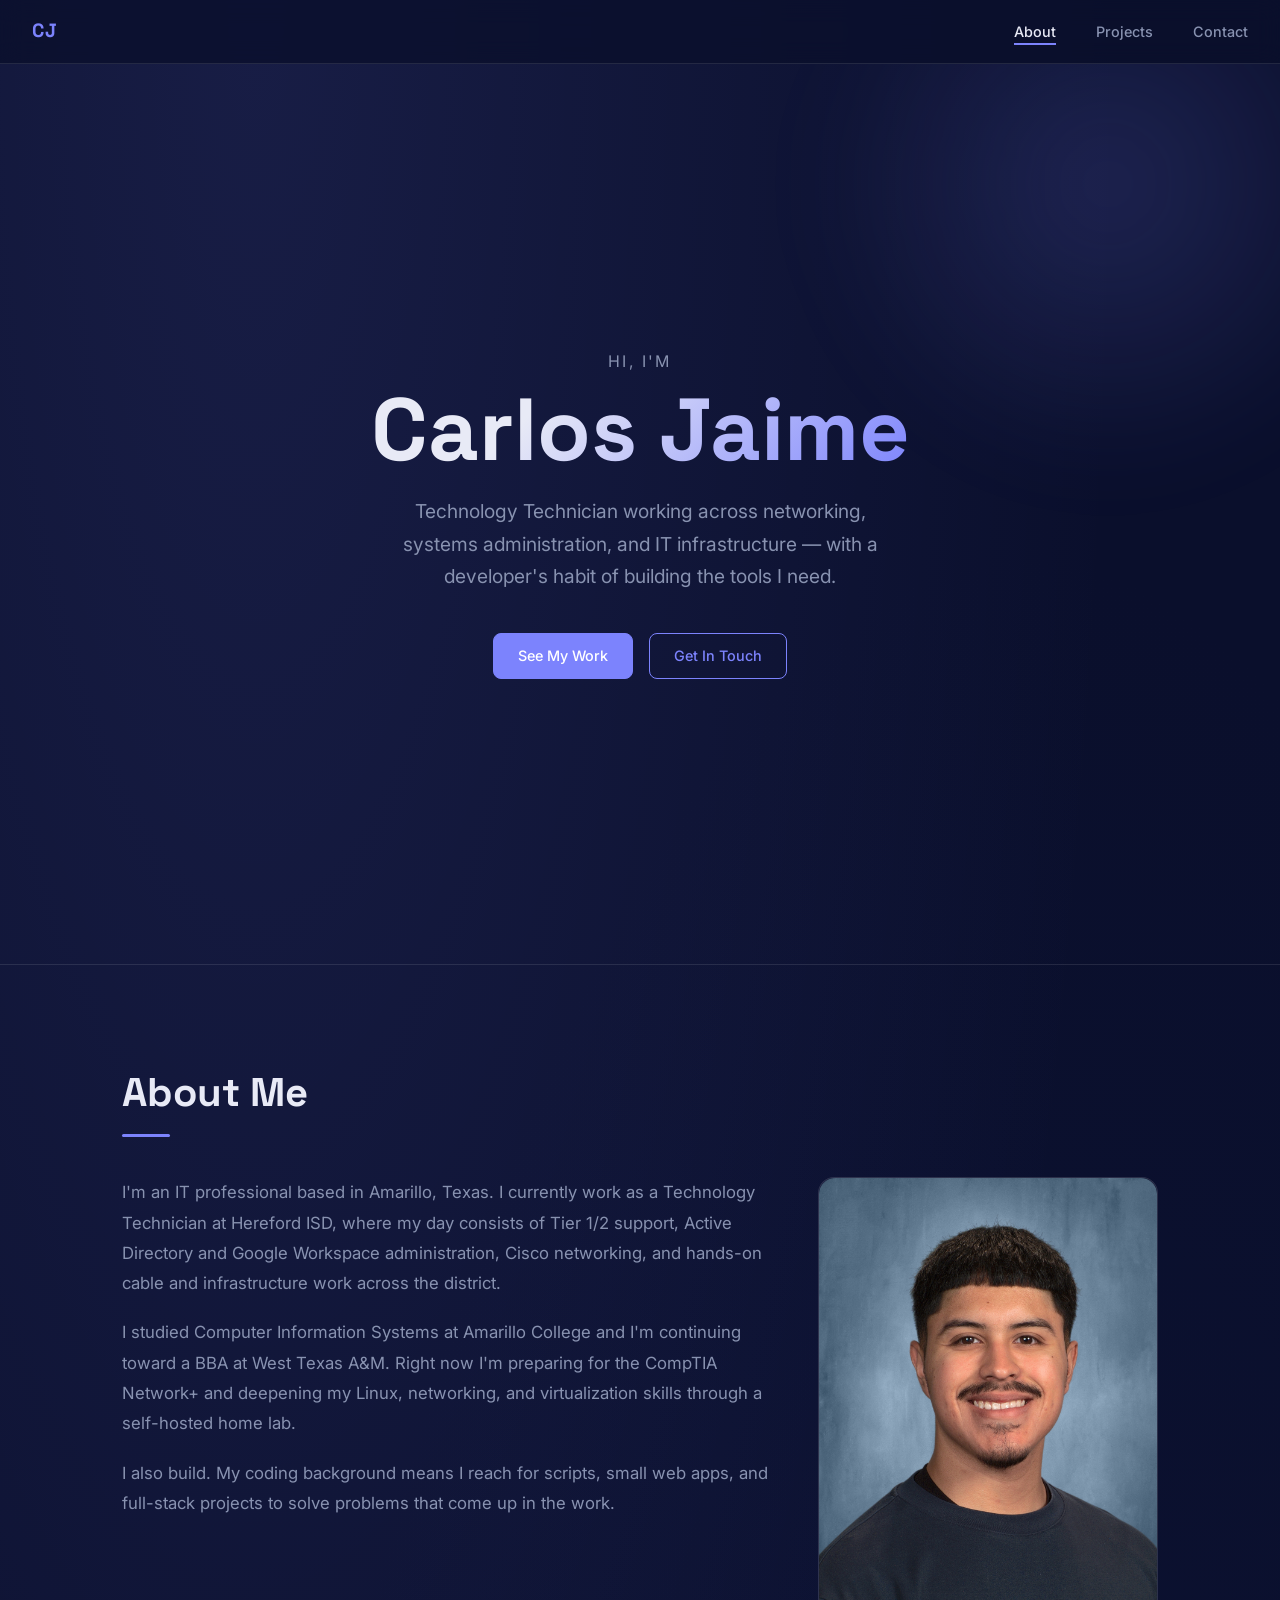
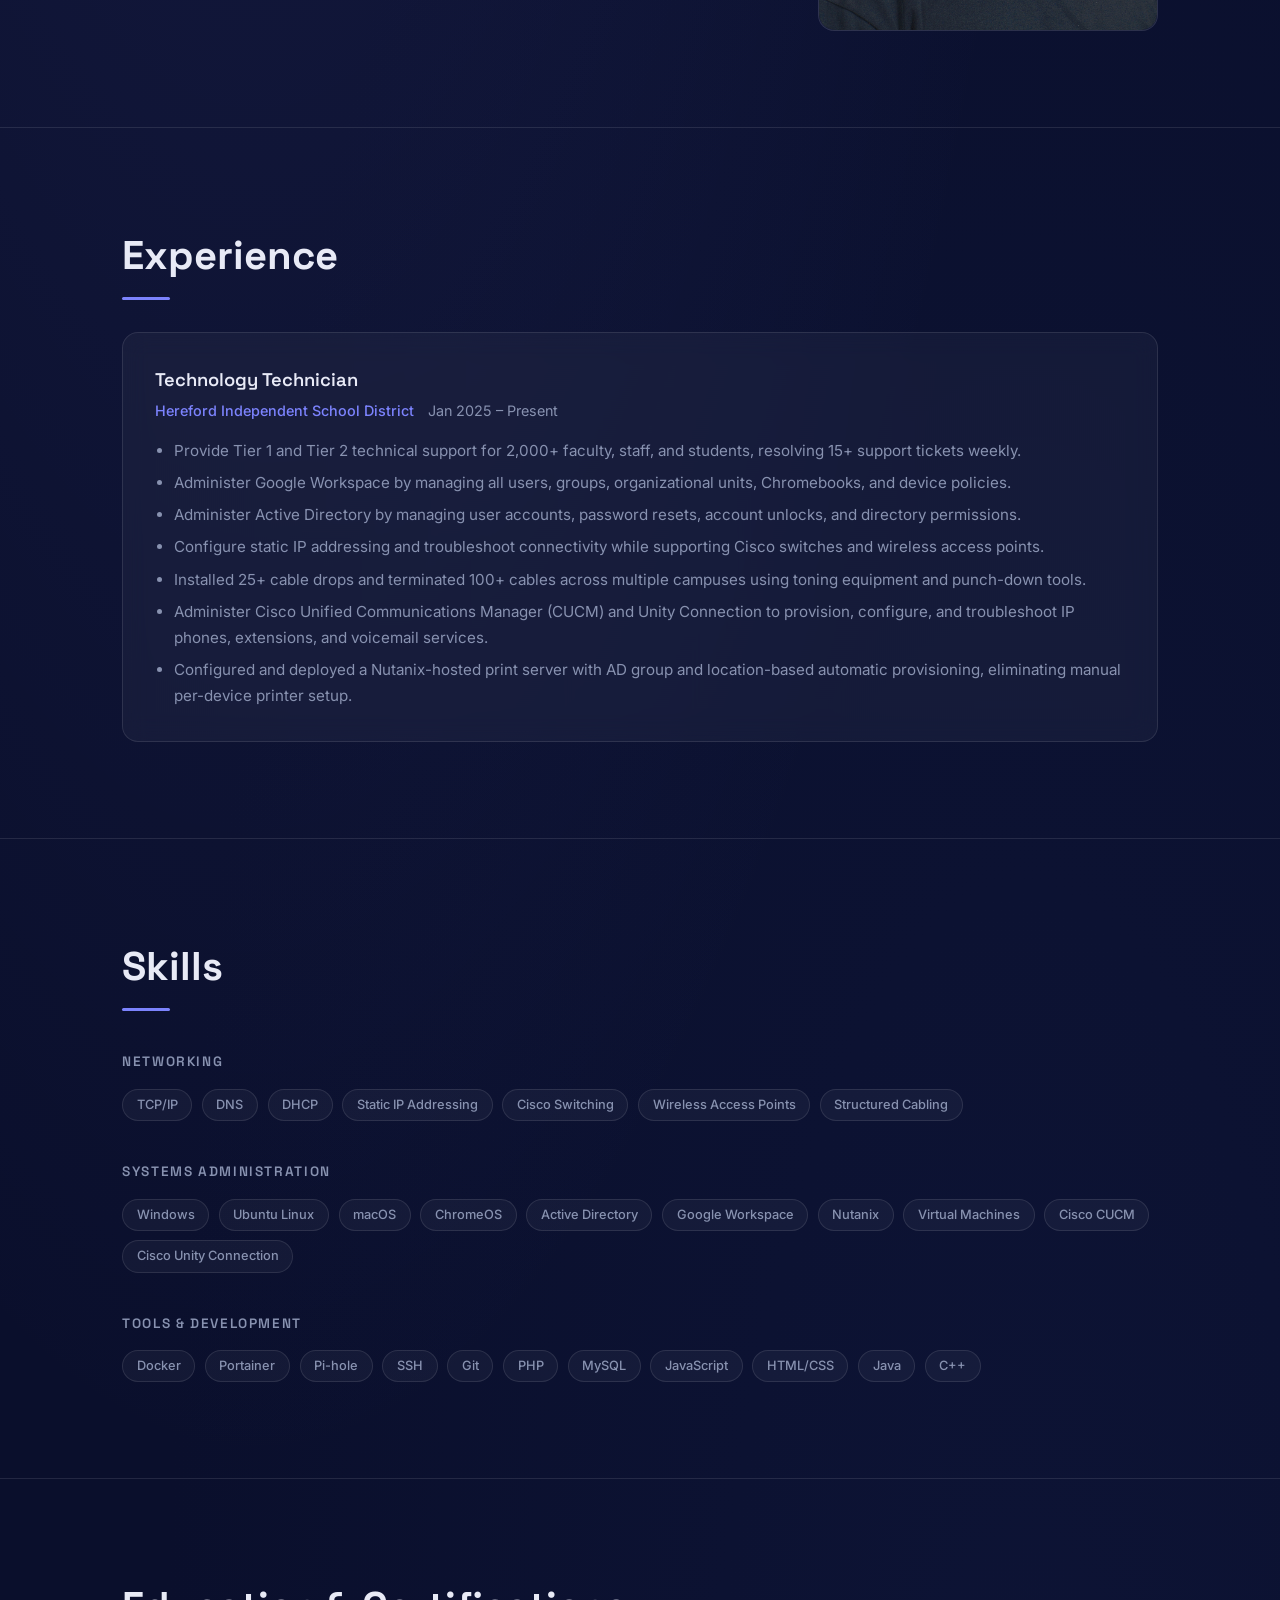
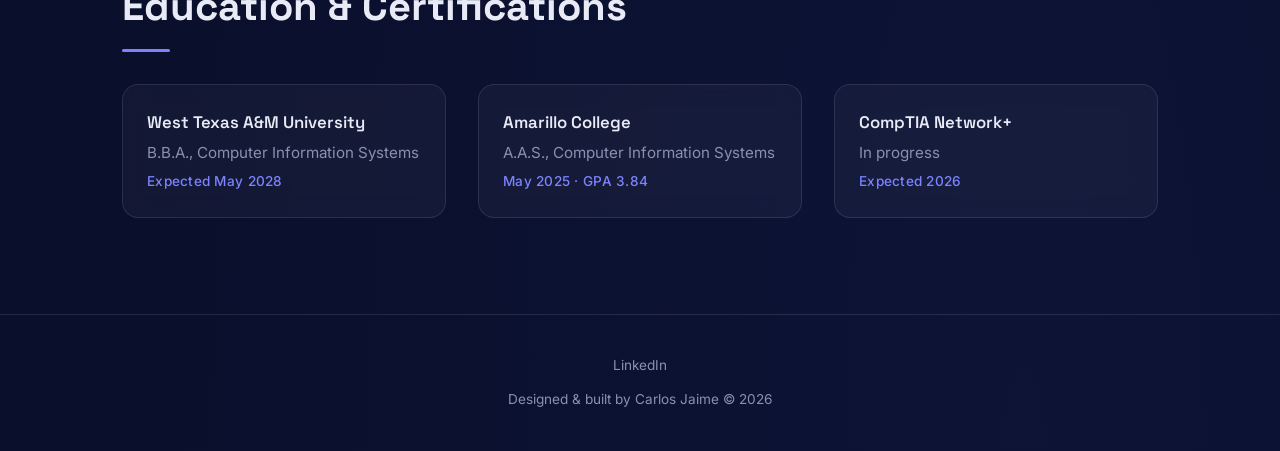
<file: index.html>
<!DOCTYPE html>
<html lang="en">
<head>
  <meta charset="UTF-8">
  <meta name="viewport" content="width=device-width, initial-scale=1.0">
  <meta name="description" content="Portfolio of Carlos Jaime — Technology Technician working across networking, systems administration, and IT infrastructure.">
  <title>Carlos Jaime — Technology Technician</title>
  <link rel="icon" type="image/svg+xml" href="favicon.svg">
  <link rel="stylesheet" href="css/style.css">
</head>
<body>

  <!-- ── Navigation ─────────────────────────────────────────────────────── -->
  <header>
    <nav class="nav" role="navigation" aria-label="Main navigation">
      <a href="index.html" class="nav__brand">CJ</a>
      <button class="nav__toggle" aria-label="Toggle navigation" aria-expanded="false">&#9776;</button>
      <ul class="nav__links">
        <li><a href="index.html"    class="nav__link">About</a></li>
        <li><a href="projects.html" class="nav__link">Projects</a></li>
        <li><a href="contact.html"  class="nav__link">Contact</a></li>
      </ul>
    </nav>
  </header>

  <main>

    <!-- ── Hero ───────────────────────────────────────────────────────────── -->
    <section class="hero" id="hero" aria-label="Introduction">
      <div class="hero__content">
        <p class="hero__greeting">Hi, I'm</p>
        <h1 class="hero__name">Carlos Jaime</h1>
        <p class="hero__tagline">
          Technology Technician working across networking, systems administration,
          and IT infrastructure — with a developer's habit of building the tools I need.
        </p>
        <div class="hero__actions">
          <a href="projects.html" class="btn btn--solid">See My Work</a>
          <a href="contact.html"  class="btn">Get In Touch</a>
        </div>
      </div>
    </section>

    <!-- ── About / Bio ────────────────────────────────────────────────────── -->
    <section class="bio section" id="about">
      <div class="container">
        <h2 class="section-title">About Me</h2>
        <div class="bio__grid">
          <div class="bio__text">
            <p>
              I'm an IT professional based in Amarillo, Texas. I currently work as a
              Technology Technician at Hereford ISD, where my day consists of Tier 1/2
              support, Active Directory and Google Workspace administration, Cisco
              networking, and hands-on cable and infrastructure work across the district.
            </p>
            <p>
              I studied Computer Information Systems at Amarillo College and I'm continuing
              toward a BBA at West Texas A&amp;M. Right now I'm preparing for the CompTIA
              Network+ and deepening my Linux, networking, and virtualization skills
              through a self-hosted home lab.
            </p>
            <p>
              I also build. My coding background means I reach for scripts, small web apps,
              and full-stack projects to solve problems that come up in the work.
            </p>
          </div>
          <div class="bio__image-card glass-card">
            <img src="assets/carlosphoto.jpg" alt="Carlos Jaime">
          </div>
        </div>
      </div>
    </section>

    <!-- ── Experience ─────────────────────────────────────────────────────── -->
    <section class="experience section" id="experience">
      <div class="container">
        <h2 class="section-title">Experience</h2>
        <div class="experience__list">

          <article class="experience-item glass-card">
            <header class="experience-item__header">
              <h3 class="experience-item__role">Technology Technician</h3>
              <p class="experience-item__meta">
                <span class="experience-item__org">Hereford Independent School District</span>
                <span class="experience-item__dates">Jan 2025 – Present</span>
              </p>
            </header>
            <ul class="experience-item__bullets">
              <li>Provide Tier 1 and Tier 2 technical support for 2,000+ faculty, staff, and students, resolving 15+ support tickets weekly.</li>
              <li>Administer Google Workspace by managing all users, groups, organizational units, Chromebooks, and device policies.</li>
              <li>Administer Active Directory by managing user accounts, password resets, account unlocks, and directory permissions.</li>
              <li>Configure static IP addressing and troubleshoot connectivity while supporting Cisco switches and wireless access points.</li>
              <li>Installed 25+ cable drops and terminated 100+ cables across multiple campuses using toning equipment and punch-down tools.</li>
              <li>Administer Cisco Unified Communications Manager (CUCM) and Unity Connection to provision, configure, and troubleshoot IP phones, extensions, and voicemail services.</li>
              <li>Configured and deployed a Nutanix-hosted print server with AD group and location-based automatic provisioning, eliminating manual per-device printer setup.</li>
            </ul>
          </article>

        </div>
      </div>
    </section>

    <!-- ── Skills ─────────────────────────────────────────────────────────── -->
    <section class="skills section" id="skills">
      <div class="container">
        <h2 class="section-title">Skills</h2>

        <div class="skills__group">
          <h3 class="skills__group-title">Networking</h3>
          <div class="skills__grid">
            <span class="skill-chip">TCP/IP</span>
            <span class="skill-chip">DNS</span>
            <span class="skill-chip">DHCP</span>
            <span class="skill-chip">Static IP Addressing</span>
            <span class="skill-chip">Cisco Switching</span>
            <span class="skill-chip">Wireless Access Points</span>
            <span class="skill-chip">Structured Cabling</span>
          </div>
        </div>

        <div class="skills__group">
          <h3 class="skills__group-title">Systems Administration</h3>
          <div class="skills__grid">
            <span class="skill-chip">Windows</span>
            <span class="skill-chip">Ubuntu Linux</span>
            <span class="skill-chip">macOS</span>
            <span class="skill-chip">ChromeOS</span>
            <span class="skill-chip">Active Directory</span>
            <span class="skill-chip">Google Workspace</span>
            <span class="skill-chip">Nutanix</span>
            <span class="skill-chip">Virtual Machines</span>
            <span class="skill-chip">Cisco CUCM</span>
            <span class="skill-chip">Cisco Unity Connection</span>
          </div>
        </div>

        <div class="skills__group">
          <h3 class="skills__group-title">Tools &amp; Development</h3>
          <div class="skills__grid">
            <span class="skill-chip">Docker</span>
            <span class="skill-chip">Portainer</span>
            <span class="skill-chip">Pi-hole</span>
            <span class="skill-chip">SSH</span>
            <span class="skill-chip">Git</span>
            <span class="skill-chip">PHP</span>
            <span class="skill-chip">MySQL</span>
            <span class="skill-chip">JavaScript</span>
            <span class="skill-chip">HTML/CSS</span>
            <span class="skill-chip">Java</span>
            <span class="skill-chip">C++</span>
          </div>
        </div>
      </div>
    </section>

    <!-- ── Education ──────────────────────────────────────────────────────── -->
    <section class="education section" id="education">
      <div class="container">
        <h2 class="section-title">Education &amp; Certifications</h2>
        <div class="education__list">

          <article class="education-item glass-card">
            <h3 class="education-item__school">West Texas A&amp;M University</h3>
            <p class="education-item__degree">B.B.A., Computer Information Systems</p>
            <p class="education-item__meta">Expected May 2028</p>
          </article>

          <article class="education-item glass-card">
            <h3 class="education-item__school">Amarillo College</h3>
            <p class="education-item__degree">A.A.S., Computer Information Systems</p>
            <p class="education-item__meta">May 2025 &middot; GPA 3.84</p>
          </article>

          <article class="education-item glass-card">
            <h3 class="education-item__school">CompTIA Network+</h3>
            <p class="education-item__degree">In progress</p>
            <p class="education-item__meta">Expected 2026</p>
          </article>

        </div>
      </div>
    </section>

  </main>

  <!-- ── Footer ─────────────────────────────────────────────────────────── -->
  <footer class="footer">
    <div class="footer__links">
      <a href="https://www.linkedin.com/in/carlos-jaime-/" class="footer__link" target="_blank" rel="noopener noreferrer">LinkedIn</a>
    </div>
    <p class="footer__text">Designed &amp; built by Carlos Jaime &copy; 2026</p>
  </footer>

  <script src="js/main.js"></script>
</body>
</html>
</file>
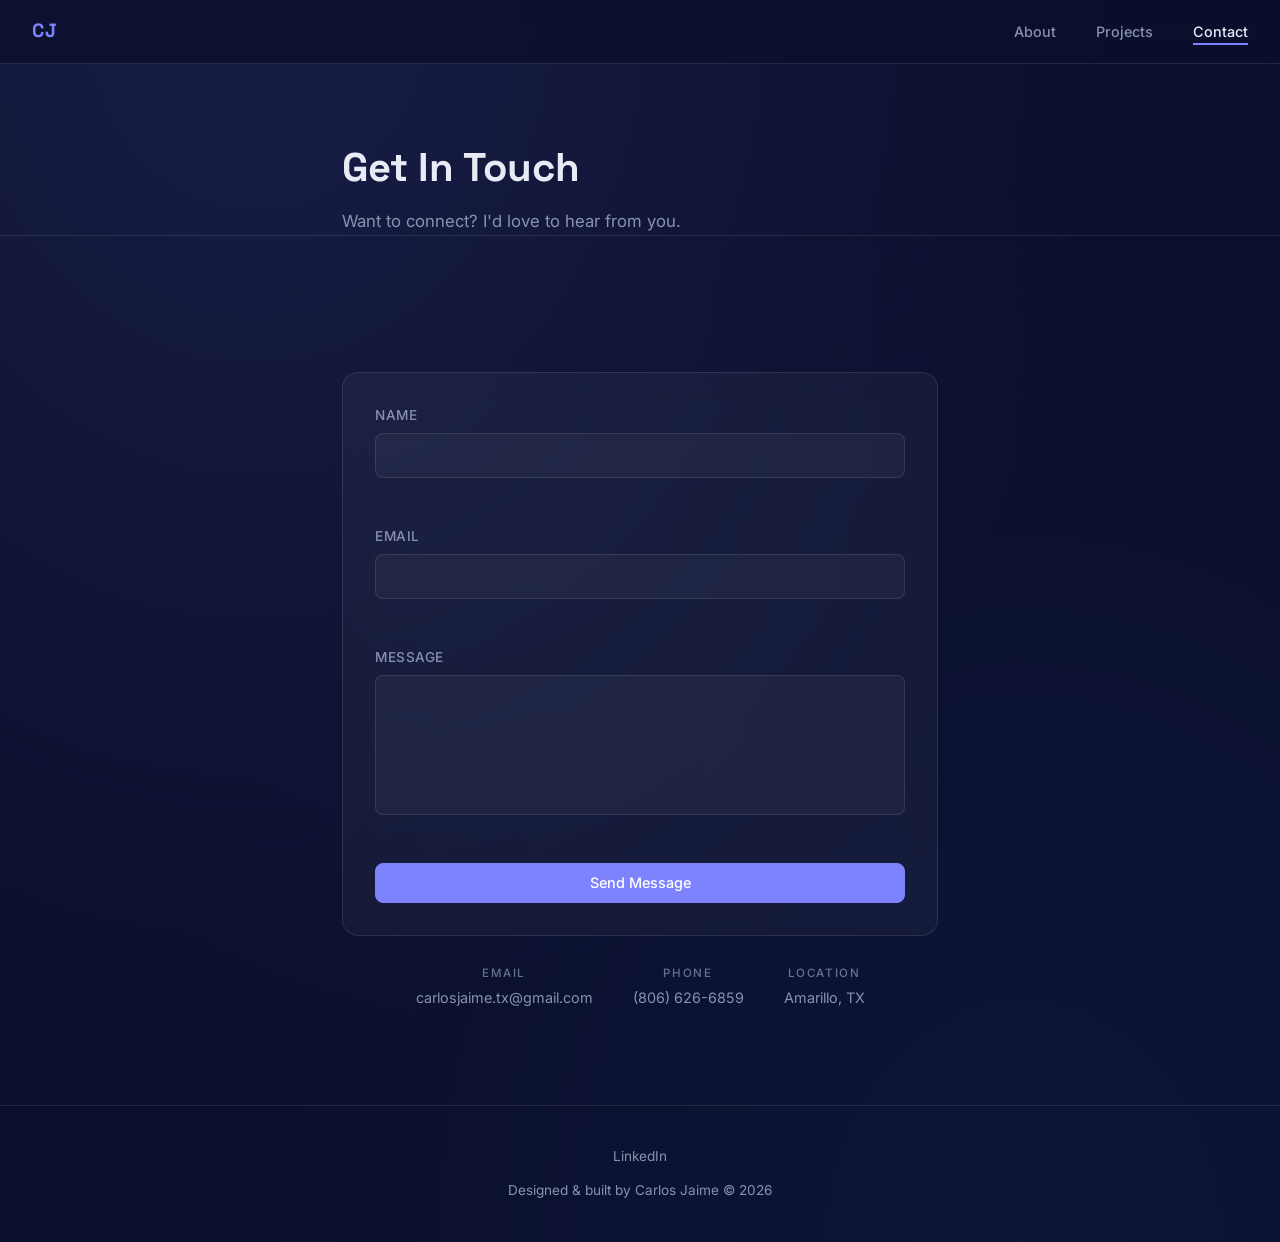
<file: contact.html>
<!DOCTYPE html>
<html lang="en">
<head>
  <meta charset="UTF-8">
  <meta name="viewport" content="width=device-width, initial-scale=1.0">
  <meta name="description" content="Get in touch with Carlos Jaime — developer open to new opportunities.">
  <title>Contact — Carlos Jaime</title>
  <link rel="icon" type="image/svg+xml" href="favicon.svg">
  <link rel="stylesheet" href="css/style.css">
</head>
<body>

  <!-- ── Navigation ─────────────────────────────────────────────────────── -->
  <header>
    <nav class="nav" role="navigation" aria-label="Main navigation">
      <a href="index.html" class="nav__brand">CJ</a>
      <button class="nav__toggle" aria-label="Toggle navigation" aria-expanded="false">&#9776;</button>
      <ul class="nav__links">
        <li><a href="index.html"    class="nav__link">About</a></li>
        <li><a href="projects.html" class="nav__link">Projects</a></li>
        <li><a href="contact.html"  class="nav__link">Contact</a></li>
      </ul>
    </nav>
  </header>

  <main>

    <!-- ── Page Header ────────────────────────────────────────────────────── -->
    <section class="contact-hero section" aria-label="Contact introduction">
      <div class="container--narrow">
        <h1 class="page-title">Get In Touch</h1>
        <p class="page-subtitle">
          Want to connect? I'd love to hear from you.
        </p>
      </div>
    </section>

    <!-- ── Contact Form ───────────────────────────────────────────────────── -->
    <section class="contact section">
      <div class="container--narrow">

        <form class="contact-form glass-card" id="contactForm" novalidate>

          <!-- Honeypot — hidden from real users, bots fill it in -->
          <div class="form-honeypot" aria-hidden="true">
            <label for="website">Website</label>
            <input type="text" id="website" name="website" tabindex="-1" autocomplete="off">
          </div>

          <div class="form-group">
            <label class="form-label" for="name">Name</label>
            <input
              class="form-input"
              type="text"
              id="name"
              name="name"
              autocomplete="name"
            >
            <span class="form-error" id="name-error" role="alert" aria-live="polite"></span>
          </div>

          <div class="form-group">
            <label class="form-label" for="email">Email</label>
            <input
              class="form-input"
              type="email"
              id="email"
              name="email"
              autocomplete="email"
            >
            <span class="form-error" id="email-error" role="alert" aria-live="polite"></span>
          </div>

          <div class="form-group">
            <label class="form-label" for="message">Message</label>
            <textarea
              class="form-input form-input--textarea"
              id="message"
              name="message"
              rows="5"
            ></textarea>
            <span class="form-error" id="message-error" role="alert" aria-live="polite"></span>
          </div>

          <button class="btn btn--solid" type="submit">Send Message</button>

          <div class="form-success" id="formSuccess" hidden>
            Your message was sent — I'll be in touch soon!
          </div>

        </form>

        <ul class="contact-meta">
          <li class="contact-meta__item">
            <span class="contact-meta__label">Email</span>
            <a class="contact-meta__value" href="mailto:carlosjaime.tx@gmail.com">carlosjaime.tx@gmail.com</a>
          </li>
          <li class="contact-meta__item">
            <span class="contact-meta__label">Phone</span>
            <a class="contact-meta__value" href="tel:+18066266859">(806) 626-6859</a>
          </li>
          <li class="contact-meta__item">
            <span class="contact-meta__label">Location</span>
            <span class="contact-meta__value">Amarillo, TX</span>
          </li>
        </ul>

      </div>
    </section>

  </main>

  <!-- ── Footer ─────────────────────────────────────────────────────────── -->
  <footer class="footer">
    <div class="footer__links">
      <a href="https://www.linkedin.com/in/carlos-jaime-/" class="footer__link" target="_blank" rel="noopener noreferrer">LinkedIn</a>
    </div>
    <p class="footer__text">Designed &amp; built by Carlos Jaime &copy; 2026</p>
  </footer>

  <script src="js/main.js"></script>
</body>
</html>
</file>
<file: css/style.css>
@import url('https://fonts.googleapis.com/css2?family=Inter:wght@300;400;500&family=Space+Grotesk:wght@500;600;700&display=swap');

/* ─── Variables ─────────────────────────────────────────────────────────── */
:root {
  --color-bg:           #0a0f2c;
  --color-bg-mid:       #0e1538;
  --color-bg-surface:   rgba(255, 255, 255, 0.04);
  --color-text-primary: #e8eaf6;
  --color-text-muted:   #8892b0;
  --color-accent:       #7c83fd;
  --color-accent-glow:  rgba(124, 131, 253, 0.25);
  --color-glass-border: rgba(255, 255, 255, 0.10);
  --color-nav-bg:       rgba(10, 15, 44, 0.80);
  --color-error:        #f87171;

  --font-display: 'Space Grotesk', sans-serif;
  --font-body:    'Inter', sans-serif;

  --radius-card: 16px;
  --radius-btn:  8px;
  --radius-input: 8px;

  --blur-glass: blur(12px);

  --transition-base: 0.25s ease;
  --transition-slow: 0.45s ease;

  --space-section: 6rem;
  --space-gap:     2rem;
}

/* ─── Reset ─────────────────────────────────────────────────────────────── */
*, *::before, *::after { box-sizing: border-box; margin: 0; padding: 0; }
html { scroll-behavior: smooth; }

body {
  font-family: var(--font-body);
  font-weight: 400;
  color: var(--color-text-primary);
  background-color: var(--color-bg);
  background-image: radial-gradient(ellipse at 20% 0%, rgba(124, 131, 253, 0.12) 0%, transparent 60%),
                    radial-gradient(ellipse at 80% 100%, rgba(14, 21, 56, 0.8) 0%, transparent 60%);
  min-height: 100vh;
  line-height: 1.6;
  -webkit-font-smoothing: antialiased;
}

img { display: block; max-width: 100%; }
a { color: inherit; text-decoration: none; }
ul { list-style: none; }
button { font-family: inherit; cursor: pointer; }

/* ─── Layout Utilities ───────────────────────────────────────────────────── */
.container {
  max-width: 1100px;
  margin: 0 auto;
  padding: 0 2rem;
}

.container--narrow {
  max-width: 660px;
  margin: 0 auto;
  padding: 0 2rem;
}

.section {
  padding: var(--space-section) 0;
}

.section-title,
.page-title {
  font-family: var(--font-display);
  font-weight: 700;
  font-size: clamp(1.75rem, 4vw, 2.5rem);
  color: var(--color-text-primary);
  margin-bottom: 0.5rem;
}

.section-title::after {
  content: '';
  display: block;
  width: 48px;
  height: 3px;
  background: var(--color-accent);
  border-radius: 2px;
  margin-top: 0.6rem;
}

.page-subtitle {
  color: var(--color-text-muted);
  font-size: 1.05rem;
  margin-top: 0.5rem;
}

/* ─── Navigation ─────────────────────────────────────────────────────────── */
.nav {
  position: sticky;
  top: 0;
  z-index: 100;
  background: var(--color-nav-bg);
  backdrop-filter: var(--blur-glass);
  -webkit-backdrop-filter: var(--blur-glass);
  border-bottom: 1px solid var(--color-glass-border);
  display: flex;
  align-items: center;
  justify-content: space-between;
  padding: 1rem 2rem;
  transition: box-shadow var(--transition-base);
}

.nav--scrolled {
  box-shadow: 0 4px 32px rgba(0, 0, 0, 0.45);
}

.nav__brand {
  font-family: var(--font-display);
  font-weight: 700;
  font-size: 1.2rem;
  color: var(--color-accent);
  letter-spacing: 0.03em;
}

.nav__links {
  display: flex;
  gap: 2.5rem;
}

.nav__link {
  font-size: 0.9rem;
  font-weight: 500;
  color: var(--color-text-muted);
  padding-bottom: 3px;
  border-bottom: 2px solid transparent;
  transition: color var(--transition-base), border-color var(--transition-base);
}

.nav__link:hover,
.nav__link--active {
  color: var(--color-text-primary);
  border-bottom-color: var(--color-accent);
}

.nav__toggle {
  display: none;
  background: none;
  border: 1px solid var(--color-glass-border);
  border-radius: 6px;
  color: var(--color-text-primary);
  font-size: 1.2rem;
  padding: 0.3rem 0.6rem;
  line-height: 1;
  transition: border-color var(--transition-base);
}

.nav__toggle:hover {
  border-color: var(--color-accent);
  color: var(--color-accent);
}

/* ─── Glass Card ─────────────────────────────────────────────────────────── */
.glass-card {
  background: var(--color-bg-surface);
  border: 1px solid var(--color-glass-border);
  border-radius: var(--radius-card);
  backdrop-filter: var(--blur-glass);
  -webkit-backdrop-filter: var(--blur-glass);
  padding: 2rem;
  transition: transform var(--transition-base),
              box-shadow var(--transition-base),
              border-color var(--transition-base),
              opacity 0.5s ease;
}

.glass-card:hover {
  transform: translateY(-4px);
  box-shadow: 0 8px 40px var(--color-accent-glow);
  border-color: rgba(124, 131, 253, 0.28);
}

/* ─── Buttons ────────────────────────────────────────────────────────────── */
.btn {
  display: inline-block;
  font-family: var(--font-body);
  font-weight: 500;
  font-size: 0.9rem;
  padding: 0.65rem 1.5rem;
  border-radius: var(--radius-btn);
  border: 1px solid var(--color-accent);
  background: transparent;
  color: var(--color-accent);
  cursor: pointer;
  transition: background var(--transition-base),
              color var(--transition-base),
              box-shadow var(--transition-base),
              transform var(--transition-base);
}

.btn:hover {
  background: var(--color-accent);
  color: #fff;
  box-shadow: 0 0 24px var(--color-accent-glow);
  transform: translateY(-1px);
}

.btn--solid {
  background: var(--color-accent);
  color: #fff;
}

.btn--solid:hover {
  background: transparent;
  color: var(--color-accent);
}

/* ─── Skill Chip ─────────────────────────────────────────────────────────── */
.skill-chip {
  display: inline-block;
  font-size: 0.8rem;
  font-weight: 500;
  color: var(--color-text-muted);
  background: var(--color-bg-surface);
  border: 1px solid var(--color-glass-border);
  border-radius: 100px;
  padding: 0.3rem 0.85rem;
  transition: color var(--transition-base),
              border-color var(--transition-base),
              opacity 0.5s ease,
              transform 0.5s ease;
}

.skill-chip:hover {
  color: var(--color-accent);
  border-color: rgba(124, 131, 253, 0.4);
}

/* ─── Scroll Reveal ──────────────────────────────────────────────────────── */
.glass-card,
.skill-chip {
  opacity: 0;
  transform: translateY(20px);
}

.glass-card.visible,
.skill-chip.visible {
  opacity: 1;
  transform: translateY(0);
}

/* ─── Footer ─────────────────────────────────────────────────────────────── */
.footer {
  border-top: 1px solid var(--color-glass-border);
  padding: 2.5rem 2rem;
  text-align: center;
}

.footer__text {
  font-size: 0.85rem;
  color: var(--color-text-muted);
}

.footer__links {
  display: flex;
  justify-content: center;
  gap: 1.5rem;
  margin-bottom: 0.75rem;
}

.footer__link {
  font-size: 0.85rem;
  color: var(--color-text-muted);
  transition: color var(--transition-base);
}

.footer__link:hover {
  color: var(--color-accent);
}

/* ═══════════════════════════════════════════════════════════════════════════
   INDEX.HTML — About Me
═══════════════════════════════════════════════════════════════════════════ */

/* Hero */
.hero {
  position: relative;
  min-height: 100svh;
  min-height: 100vh;
  display: flex;
  align-items: center;
  justify-content: center;
  overflow: hidden;
  padding: 2rem;
}

.hero::before {
  content: '';
  position: absolute;
  top: -20%;
  right: -10%;
  width: 600px;
  height: 600px;
  background: radial-gradient(circle, rgba(124, 131, 253, 0.18) 0%, transparent 70%);
  filter: blur(40px);
  pointer-events: none;
  animation: orb-float 8s ease-in-out infinite;
}

@keyframes orb-float {
  0%, 100% { transform: translateY(0) scale(1); }
  50%       { transform: translateY(-30px) scale(1.05); }
}

.hero__content {
  text-align: center;
  max-width: 720px;
  position: relative;
  z-index: 1;
}

.hero__greeting {
  font-size: 1rem;
  color: var(--color-text-muted);
  letter-spacing: 0.15em;
  text-transform: uppercase;
  margin-bottom: 0.5rem;
}

.hero__name {
  font-family: var(--font-display);
  font-weight: 700;
  font-size: clamp(2.8rem, 8vw, 5.5rem);
  line-height: 1.1;
  background: linear-gradient(135deg, #e8eaf6 30%, var(--color-accent));
  -webkit-background-clip: text;
  -webkit-text-fill-color: transparent;
  background-clip: text;
  margin-bottom: 1rem;
}

.hero__tagline {
  font-size: clamp(1rem, 2.5vw, 1.2rem);
  color: var(--color-text-muted);
  max-width: 520px;
  margin: 0 auto 2.5rem;
  line-height: 1.7;
}

.hero__actions {
  display: flex;
  gap: 1rem;
  justify-content: center;
  flex-wrap: wrap;
}

/* Bio */
.bio {
  border-top: 1px solid var(--color-glass-border);
}

.bio__grid {
  display: grid;
  grid-template-columns: 1fr 340px;
  gap: 3rem;
  align-items: start;
  margin-top: 2.5rem;
}

.bio__text p {
  color: var(--color-text-muted);
  line-height: 1.8;
  margin-bottom: 1.2rem;
  font-size: 1.05rem;
}

.bio__text p:last-child { margin-bottom: 0; }

.bio__image-card {
  aspect-ratio: 3 / 4;
  display: flex;
  align-items: center;
  justify-content: center;
  text-align: center;
  padding: 0;
  overflow: hidden;
}

.bio__image-card img {
  width: 100%;
  height: 100%;
  object-fit: cover;
  border-radius: var(--radius-card);
}

.bio__img-label {
  font-size: 0.85rem;
  color: var(--color-text-muted);
  font-style: italic;
}

/* Skills */
.skills {
  border-top: 1px solid var(--color-glass-border);
}

.skills__group {
  margin-top: 2.5rem;
}

.skills__group-title {
  font-family: var(--font-display);
  font-weight: 600;
  font-size: 0.85rem;
  letter-spacing: 0.12em;
  text-transform: uppercase;
  color: var(--color-text-muted);
  margin-bottom: 1rem;
}

.skills__grid {
  display: flex;
  flex-wrap: wrap;
  gap: 0.6rem;
}

/* Experience */
.experience {
  border-top: 1px solid var(--color-glass-border);
}

.experience__list {
  display: flex;
  flex-direction: column;
  gap: 1.5rem;
  margin-top: 2rem;
}

.experience-item__header {
  margin-bottom: 1rem;
}

.experience-item__role {
  font-family: var(--font-display);
  font-weight: 600;
  font-size: 1.15rem;
  color: var(--color-text-primary);
}

.experience-item__meta {
  display: flex;
  flex-wrap: wrap;
  gap: 0.4rem 0.9rem;
  color: var(--color-text-muted);
  font-size: 0.9rem;
  margin-top: 0.25rem;
}

.experience-item__org {
  color: var(--color-accent);
  font-weight: 500;
}

.experience-item__bullets {
  list-style: disc;
  padding-left: 1.2rem;
  color: var(--color-text-muted);
  font-size: 0.95rem;
  line-height: 1.7;
}

.experience-item__bullets li + li {
  margin-top: 0.4rem;
}

/* Education */
.education {
  border-top: 1px solid var(--color-glass-border);
}

.education__list {
  display: grid;
  grid-template-columns: repeat(auto-fit, minmax(240px, 1fr));
  gap: var(--space-gap);
  margin-top: 2rem;
}

.education-item {
  padding: 1.5rem;
}

.education-item__school {
  font-family: var(--font-display);
  font-weight: 600;
  font-size: 1.05rem;
  color: var(--color-text-primary);
  margin-bottom: 0.35rem;
}

.education-item__degree {
  color: var(--color-text-muted);
  font-size: 0.95rem;
  margin-bottom: 0.35rem;
}

.education-item__meta {
  color: var(--color-accent);
  font-size: 0.85rem;
  font-weight: 500;
  letter-spacing: 0.02em;
}

/* ═══════════════════════════════════════════════════════════════════════════
   PROJECTS.HTML
═══════════════════════════════════════════════════════════════════════════ */

.projects-hero {
  padding: calc(var(--space-section) * 0.75) 0 0;
}

.projects {
  border-top: 1px solid var(--color-glass-border);
}

.projects__grid {
  display: grid;
  grid-template-columns: repeat(auto-fill, minmax(300px, 1fr));
  gap: var(--space-gap);
  margin-top: 2.5rem;
}

.project-card {
  padding: 0;
  display: flex;
  flex-direction: column;
  overflow: hidden;
}

.project-card__image-wrap {
  height: 200px;
  background: linear-gradient(135deg, rgba(124, 131, 253, 0.1), rgba(14, 21, 56, 0.6));
  display: flex;
  align-items: center;
  justify-content: center;
  border-bottom: 1px solid var(--color-glass-border);
  overflow: hidden;
}

.project-card__image-wrap img {
  width: 100%;
  height: 100%;
  object-fit: cover;
  transition: transform var(--transition-slow);
}

.project-card:hover .project-card__image-wrap img {
  transform: scale(1.04);
}

.project-card__img-label {
  font-size: 0.8rem;
  color: var(--color-text-muted);
  font-style: italic;
  letter-spacing: 0.05em;
}

.project-card__body {
  padding: 1.5rem;
  display: flex;
  flex-direction: column;
  gap: 0.85rem;
  flex: 1;
}

.project-card__title {
  font-family: var(--font-display);
  font-weight: 600;
  font-size: 1.1rem;
  color: var(--color-text-primary);
}

.project-card__desc {
  font-size: 0.9rem;
  color: var(--color-text-muted);
  line-height: 1.65;
  flex: 1;
}

.project-card__tags {
  display: flex;
  flex-wrap: wrap;
  gap: 0.5rem;
}

.project-card__links {
  display: flex;
  gap: 0.75rem;
  flex-wrap: wrap;
  margin-top: 0.25rem;
}

.project-card__links .btn {
  font-size: 0.82rem;
  padding: 0.5rem 1.1rem;
}

/* ═══════════════════════════════════════════════════════════════════════════
   CONTACT.HTML
═══════════════════════════════════════════════════════════════════════════ */

.contact-hero {
  padding: calc(var(--space-section) * 0.75) 0 0;
}

.contact {
  border-top: 1px solid var(--color-glass-border);
}

.contact-form {
  margin-top: 2.5rem;
  display: flex;
  flex-direction: column;
  gap: 1.5rem;
}

.form-group {
  display: flex;
  flex-direction: column;
  gap: 0.4rem;
}

.form-label {
  font-size: 0.85rem;
  font-weight: 500;
  color: var(--color-text-muted);
  letter-spacing: 0.04em;
  text-transform: uppercase;
}

.form-input {
  width: 100%;
  background: rgba(255, 255, 255, 0.04);
  border: 1px solid var(--color-glass-border);
  border-radius: var(--radius-input);
  color: var(--color-text-primary);
  font-family: var(--font-body);
  font-size: 0.95rem;
  padding: 0.75rem 1rem;
  transition: border-color var(--transition-base), box-shadow var(--transition-base);
  outline: none;
  resize: none;
}

.form-input::placeholder {
  color: rgba(136, 146, 176, 0.5);
}

.form-input:focus {
  border-color: var(--color-accent);
  box-shadow: 0 0 0 3px var(--color-accent-glow);
}

.form-input--error {
  border-color: var(--color-error);
  box-shadow: 0 0 0 3px rgba(248, 113, 113, 0.15);
}

.form-input--textarea {
  min-height: 140px;
}

.form-error {
  font-size: 0.8rem;
  color: var(--color-error);
  min-height: 1.1rem;
}

/* Honeypot — visually hidden but present in DOM so bots find it */
.form-honeypot {
  position: absolute;
  left: -9999px;
  width: 1px;
  height: 1px;
  overflow: hidden;
  opacity: 0;
  pointer-events: none;
  tabindex: -1;
}

.form-success {
  text-align: center;
  padding: 1rem;
  border-radius: var(--radius-btn);
  background: rgba(124, 131, 253, 0.12);
  border: 1px solid rgba(124, 131, 253, 0.3);
  color: var(--color-accent);
  font-size: 0.95rem;
}

.contact-meta {
  margin-top: 1.75rem;
  display: flex;
  flex-wrap: wrap;
  justify-content: center;
  gap: 1.25rem 2.5rem;
  text-align: center;
}

.contact-meta__item {
  display: flex;
  flex-direction: column;
  gap: 0.25rem;
}

.contact-meta__label {
  font-size: 0.72rem;
  font-weight: 500;
  color: var(--color-text-muted);
  letter-spacing: 0.14em;
  text-transform: uppercase;
  opacity: 0.75;
}

.contact-meta__value {
  font-size: 0.9rem;
  font-weight: 400;
  color: var(--color-text-muted);
  transition: color var(--transition-base);
}

a.contact-meta__value:hover {
  color: var(--color-accent);
}

/* ═══════════════════════════════════════════════════════════════════════════
   RESPONSIVE — 768px
═══════════════════════════════════════════════════════════════════════════ */

@media (max-width: 768px) {
  :root {
    --space-section: 4rem;
    --space-gap: 1.25rem;
  }

  .container,
  .container--narrow {
    padding: 0 1.25rem;
  }

  /* Nav mobile */
  .nav {
    flex-wrap: wrap;
    padding: 1rem 1.25rem;
  }

  .nav__toggle {
    display: block;
  }

  .nav__links {
    display: none;
    flex-direction: column;
    gap: 0;
    width: 100%;
    margin-top: 0.75rem;
    border-top: 1px solid var(--color-glass-border);
    padding-top: 0.75rem;
  }

  .nav__links--open {
    display: flex;
  }

  .nav__link {
    padding: 0.6rem 0;
    border-bottom: none;
    border-left: 2px solid transparent;
    padding-left: 0.75rem;
  }

  .nav__link:hover,
  .nav__link--active {
    border-bottom: none;
    border-left-color: var(--color-accent);
  }

  /* Hero */
  .hero { padding: 1.5rem 1.25rem; }

  /* Bio grid */
  .bio__grid {
    grid-template-columns: 1fr;
    gap: 2rem;
  }

  .bio__image-card {
    aspect-ratio: 4 / 3;
    max-width: 340px;
    margin: 0 auto;
  }

  /* Projects */
  .projects__grid {
    grid-template-columns: 1fr;
  }

  /* Glass cards on touch: no hover lift (it sticks on mobile) */
  .glass-card:hover {
    transform: none;
  }
}
</file>
